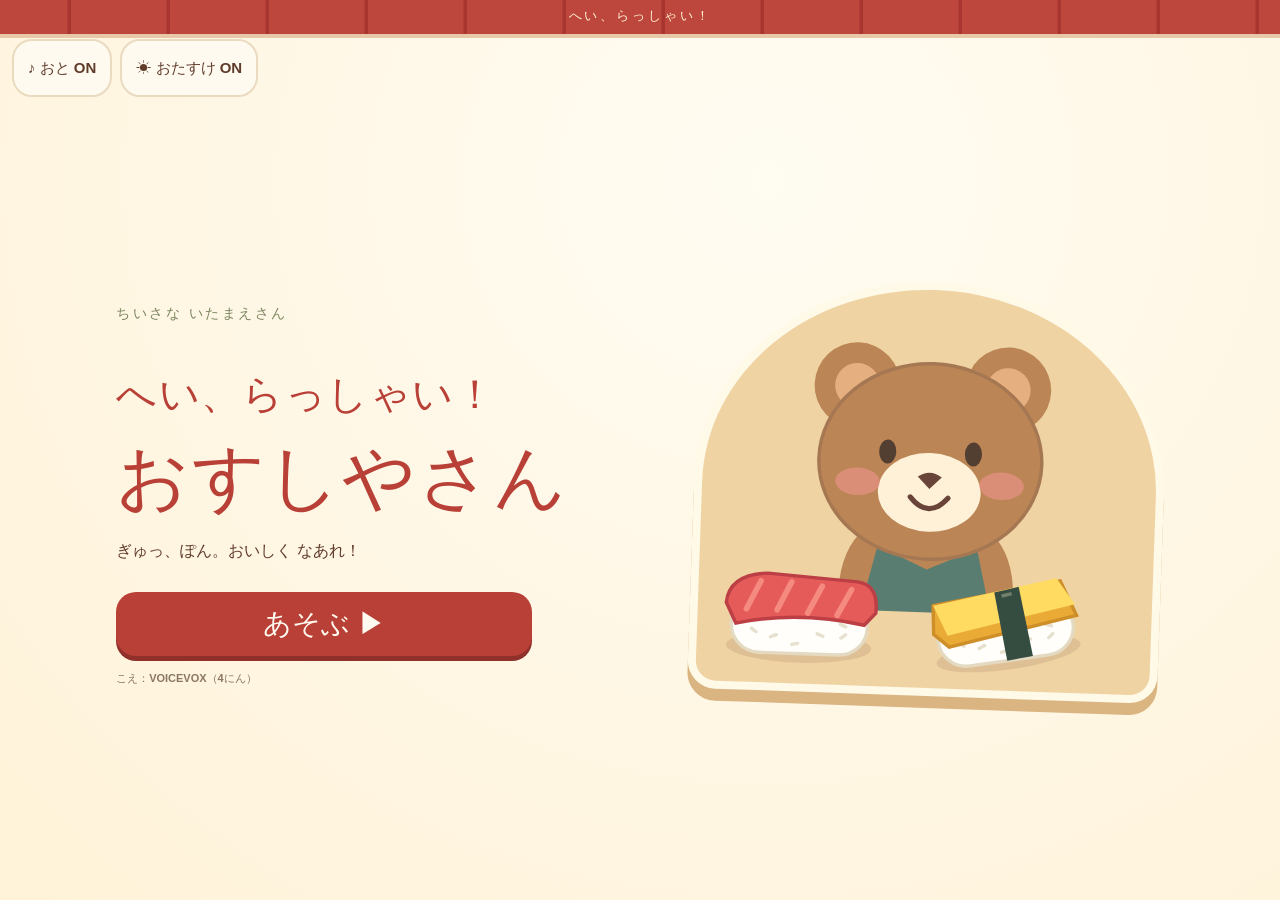
<file: index.html>
<!doctype html>
<html lang="ja">
<head>
<meta charset="utf-8">
<meta name="viewport" content="width=device-width, initial-scale=1, viewport-fit=cover">
<meta name="theme-color" content="#ba443c">
<title>へい、らっしゃい！おすしやさん</title>
<link rel="canonical" href="https://ryo-ai-papa.github.io/sushi-shop/">
<meta property="og:title" content="へい、らっしゃい！おすしやさん">
<meta property="og:description" content="シャリをにぎって、好きなネタをのせて「へい、おまち！」。親子で遊べるお寿司屋さんゲームです。">
<meta property="og:type" content="website">
<meta property="og:url" content="https://ryo-ai-papa.github.io/sushi-shop/">
<meta property="og:image" content="https://ryo-ai-papa.github.io/sushi-shop/ogp-sushi-note-20261113.jpg">
<meta property="og:image:width" content="1280">
<meta property="og:image:height" content="669">
<meta property="og:image:type" content="image/jpeg">
<meta property="og:image:alt" content="「お寿司のゲームを作ってみた！」の文字と、うさぎのお客さんがいるお寿司屋さんのイラスト">
<meta name="twitter:card" content="summary_large_image">
<meta name="twitter:title" content="へい、らっしゃい！おすしやさん">
<meta name="twitter:description" content="シャリをにぎって、好きなネタをのせて「へい、おまち！」。親子で遊べるお寿司屋さんゲームです。">
<meta name="twitter:image" content="https://ryo-ai-papa.github.io/sushi-shop/ogp-sushi-note-20261113.jpg">
<meta name="twitter:image:alt" content="「お寿司のゲームを作ってみた！」の文字と、うさぎのお客さんがいるお寿司屋さんのイラスト">
<link rel="stylesheet" href="./style.css">
<script src="./game.js" defer></script>
</head>
<body>
<main id="app">
<div class="awning" aria-hidden="true"><span>へい、らっしゃい！</span></div>
<header class="toolbar">
<button id="back" aria-label="タイトルにもどる">↶ <span>もどる</span></button>
<div id="progress" aria-label="3人中0人にお届け"></div>
<button id="sound" aria-pressed="true">♪ <span>おと ON</span></button>
<button id="help" aria-pressed="true">☀ <span>おたすけ ON</span></button>
</header>
<section id="title" class="screen title-screen">
<div class="title-copy"><p class="eyebrow">ちいさな いたまえさん</p><h1><span>へい、らっしゃい！</span><br>おすしやさん</h1><p>ぎゅっ、ぽん。おいしく なあれ！</p><button id="play" class="primary">あそぶ <b>▶</b></button><p class="voice-credit"><a href="./クレジット.html">こえ：VOICEVOX（4にん）</a></p></div>
<div id="titleArt" class="title-art" aria-hidden="true"></div>
</section>
<section id="game" class="screen game-screen" hidden>
<div class="customer-area"><div id="customer" role="img"></div><button id="order" aria-label="注文をもう一度きく"><span id="orderArt"></span><span id="orderText"></span><small>♪ もういちど</small></button><div class="shop-sign" aria-hidden="true">こころをこめて<br><b>にぎにぎ</b></div></div>
<div class="counter"><p id="hint" role="status" aria-live="polite"></p><div class="worktop"><button id="rice" aria-label="ごはんをにぎる"><span id="riceArt"></span><span>ぎゅっ！</span></button><div id="plate" role="img" aria-label="空のお皿"><div id="sushi"></div></div><button id="serve" class="primary" hidden>へい、おまち！<span> ↑ </span></button></div></div>
<div id="ingredients" aria-label="おすしのネタ"></div>
</section>
<section id="reward" class="screen reward-screen" hidden><div class="sticker"><div id="stickerArt"></div><strong>ありがとう</strong><span>おすしの めいじん！</span></div><div><h2>みんな にっこり！</h2><p>おいしい おすしを ありがとう</p><button id="more" class="primary">もっとあそぶ ▶</button><button id="finish">おしまい</button></div></section>

</main>
</body></html>
</file>
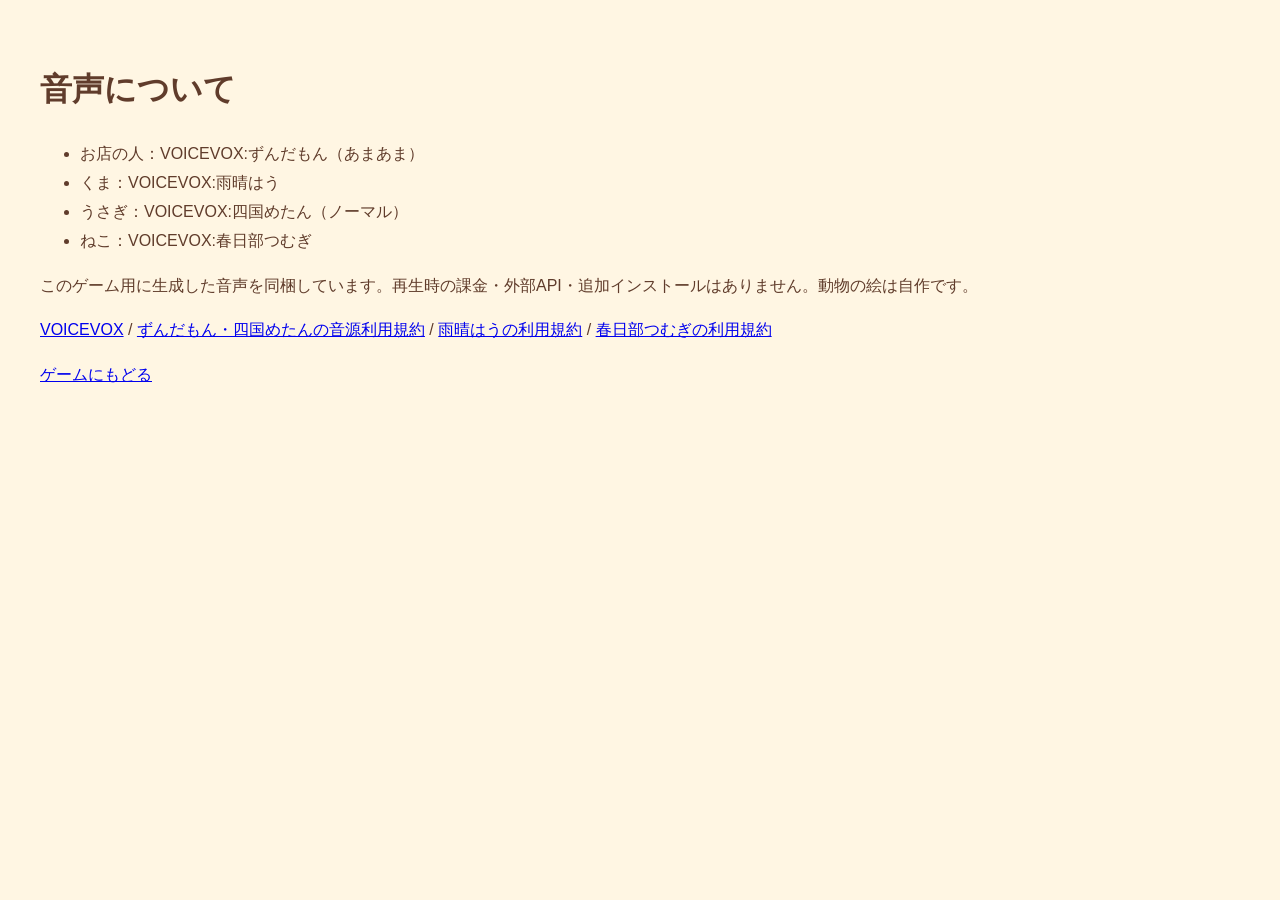
<file: クレジット.html>
<!doctype html><html lang="ja"><meta charset="utf-8"><meta name="viewport" content="width=device-width,initial-scale=1"><title>音声について</title><body style="font-family:sans-serif;background:#fff6e3;color:#603c2b;padding:2rem;line-height:1.8"><h1>音声について</h1><ul><li>お店の人：VOICEVOX:ずんだもん（あまあま）</li><li>くま：VOICEVOX:雨晴はう</li><li>うさぎ：VOICEVOX:四国めたん（ノーマル）</li><li>ねこ：VOICEVOX:春日部つむぎ</li></ul><p>このゲーム用に生成した音声を同梱しています。再生時の課金・外部API・追加インストールはありません。動物の絵は自作です。</p><p><a href="https://voicevox.hiroshiba.jp/">VOICEVOX</a> / <a href="https://zunko.jp/con_ongen_kiyaku.html">ずんだもん・四国めたんの音源利用規約</a> / <a href="https://amehau.com/rules/amehare-hau-rule">雨晴はうの利用規約</a> / <a href="https://tsumugi-official.studio.site/rule">春日部つむぎの利用規約</a></p><p><a href="./index.html">ゲームにもどる</a></p></body></html>
</file>
<file: style.css>
:root{font-family:ui-rounded,"Hiragino Maru Gothic ProN","Yu Gothic",Meiryo,sans-serif;color:#603c2b;background:#fff6e3;font-synthesis:none;--red:#b94037;--green:#40765c}*{box-sizing:border-box}body{margin:0}button{font:inherit;font-weight:800;color:inherit;border:0;cursor:pointer;touch-action:manipulation;-webkit-tap-highlight-color:transparent;min-height:64px;border-radius:20px;background:#fffaf0;transition:transform .15s,box-shadow .2s}button:active{transform:scale(.96)}button:focus-visible{outline:4px solid #236b95;outline-offset:2px}button:disabled{cursor:default}button[hidden],[hidden]{display:none!important}#app{height:100vh;height:100dvh;min-height:320px;max-width:1400px;margin:auto;position:relative;overflow:hidden;padding:env(safe-area-inset-top) max(12px,env(safe-area-inset-right)) env(safe-area-inset-bottom) max(12px,env(safe-area-inset-left));display:flex;flex-direction:column;background:radial-gradient(ellipse at 60% 20%,#fffcf2,#fff2d8)}.awning{height:34px;flex-shrink:0;margin:0 -40px;background:repeating-linear-gradient(90deg,#bd463d 0 95px,#a83530 96px 99px);border-radius:0 0 16px 16px;text-align:center;color:#fff3d5;letter-spacing:.22em;font-size:13px;padding:7px;box-shadow:0 4px 0 #e7c8a8}.toolbar{display:flex;align-items:center;gap:8px;height:68px;flex-shrink:0;z-index:5}.toolbar button{min-width:64px;padding:6px 14px;min-height:58px;font-size:15px;background:#fffaf0;border:2px solid #eadac0}.toolbar button[aria-pressed=false]{color:#8c8478;background:#ece5d8}#progress{display:flex;gap:8px;margin-right:auto;padding-left:14px}.dot{width:22px;height:22px;border-radius:50%;border:2px solid #bd9c73;background:#f3e5cc}.dot.done{background:#e7a946;border-color:#d0912b}.dot.done:after{content:'✓';display:block;text-align:center;color:white;line-height:18px;font-weight:bold}.screen{flex:1;min-height:0}.title-screen{display:flex;align-items:center;justify-content:center;gap:5%;padding:10px 4% 35px}.title-copy{z-index:1;min-width:45%}.eyebrow{font-size:14px;letter-spacing:.18em;color:#7b8560}h1{font-size:clamp(30px,5.8vw,72px);line-height:1.3;margin:12px 0;color:var(--red);letter-spacing:.02em}h1 span{font-size:.55em}p{font-weight:700}.primary{background:var(--red);color:#fffaf0;box-shadow:0 5px 0 #8f302b;padding:12px 25px;font-size:23px}.title-copy .primary{width:80%;margin-top:14px;font-size:28px}.title-art{width:42%;max-width:470px;position:relative;background:#efd3a3;border:8px solid #fff9e8;border-radius:50% 50% 28px 28px;box-shadow:0 12px 0 #dab481;transform:rotate(2deg)}.title-art .animal{width:68%;display:block;margin:auto}.title-art .sushi-art{width:45%;margin-top:-15%;position:relative}.title-art .sushi-art:last-child{transform:rotate(-10deg)}.game-screen{display:grid;grid-template-rows:minmax(90px,1fr) minmax(112px,1fr) minmax(90px,.85fr);gap:6px}.customer-area{display:flex;align-items:center;justify-content:center;gap:24px;min-height:0}.animal{height:100%;width:100%;overflow:visible}#customer{height:100%;width:180px;max-height:190px;align-self:end}#order{position:relative;border:3px solid #dfc5a3;display:grid;grid-template-columns:1fr;align-content:center;justify-items:center;width:200px;height:100%;max-height:180px;padding:3px 12px;border-radius:25px;box-shadow:0 4px 0 #ead7b8}#order:before{content:'';position:absolute;left:-15px;top:45%;width:23px;height:23px;background:#fffaf0;border-left:3px solid #dfc5a3;border-bottom:3px solid #dfc5a3;transform:rotate(45deg)}#orderArt{display:block;height:65%;min-height:42px;width:125px}#orderArt svg{height:100%;width:100%}#orderText{font-size:16px}#order small{font-size:11px;color:#88755f}.shop-sign{font-size:15px;line-height:1.9;text-align:center;color:#97754c;border:2px solid #ddc9a4;border-radius:50%;padding:15px;transform:rotate(5deg)}.shop-sign b{font-size:21px}.counter{border-radius:24px 24px 8px 8px;background:repeating-linear-gradient(0deg,#edc58f 0 35px,#e8bc83 36px 38px);box-shadow:inset 0 5px #f9dbac;position:relative;padding:5px 15px}#hint{text-align:center;margin:0;font-size:17px;height:24px}.worktop{height:calc(100% - 24px);display:flex;align-items:center;justify-content:center;gap:25px}#rice{width:120px;height:100%;max-height:120px;background:#fff2d8;border:2px solid #c79860;padding:2px 8px;display:flex;align-items:center;justify-content:center;flex-direction:column;font-size:16px}#riceArt{display:block;height:65%;width:100%}#rice svg{width:100%;height:100%}#rice:disabled{opacity:.48}#plate{height:90%;max-height:140px;width:220px;border-radius:50%;background:#edf5ed;border:8px solid #6a9181;box-shadow:0 5px 0 #b38b59,inset 0 0 0 5px #d5e6db;display:grid;place-items:center}#sushi{width:90%;height:120%;margin-top:-15px;z-index:2}#sushi svg{height:100%;width:100%}#serve{width:190px;font-size:21px;min-height:64px}#serve span{display:block;font-size:20px}#ingredients{display:grid;grid-template-columns:repeat(6,minmax(0,1fr));gap:10px;padding:2px 8px 9px;background:#a8764d;border-radius:12px 12px 0 0} .ingredient{min-width:0;min-height:64px;display:flex;flex-direction:column;align-items:center;justify-content:center;padding:2px;border:3px solid #f5e8cd;border-radius:15px;background:#fff9ed;box-shadow:0 3px #704d36}.ingredient svg{width:100%;height:calc(100% - 24px);min-height:30px;max-height:90px}.ingredient span{font-size:17px;line-height:22px}.ingredient.selected{border-color:#40765c;background:#eaf5dc}.ingredient:disabled{opacity:.67}.guided{animation:glow 2.2s ease-in-out infinite}.squeeze{animation:squeeze .4s ease}.pop{animation:pop .25s ease}.deliver{animation:deliver .65s ease-in forwards}.happy .cheek-hand{opacity:1}.happy .ear{animation:ear .4s ease-in-out 2;transform-origin:center 75%}.happy .normal-eyes{display:none}.happy .smile-eyes{display:block}.smile-eyes{display:none}.cheek-hand{opacity:0}.happy{animation:bob .4s ease-in-out 2}.reward-screen{display:flex;gap:8%;align-items:center;justify-content:center;padding:16px}.sticker{width:245px;height:245px;border-radius:50%;border:9px dashed #eab453;background:#fff2bd;box-shadow:0 0 0 8px #ffdf82,0 10px 0 8px #e9c994;display:flex;flex-direction:column;align-items:center;justify-content:center;transform:rotate(-7deg)}#stickerArt{height:120px;width:160px}.sticker strong{color:var(--red);font-size:30px}.sticker span{font-size:14px;margin-top:8px}.reward-screen h2{font-size:30px}.reward-screen button{display:block;width:100%;margin:18px 0}.reward-screen #finish{border:2px solid #ddc8a5}.rotate{display:none}@keyframes glow{50%{box-shadow:0 0 0 5px #efc764,0 0 22px #ffdd77}}@keyframes squeeze{50%{transform:scale(1.15,.72)}}@keyframes pop{50%{transform:translateY(-8px) scale(1.06)}}@keyframes deliver{to{transform:translateY(-150px) scale(.3);opacity:0}}@keyframes bob{50%{transform:translateY(-6px)}}@keyframes ear{50%{transform:rotate(8deg)}}@media(max-height:470px) and (orientation:landscape){.awning{height:23px;font-size:10px;padding:4px}.toolbar{height:64px}.toolbar button{min-height:60px;padding:3px 12px}.game-screen{grid-template-rows:minmax(72px,1fr) 100px 82px;gap:3px}#customer{width:120px}#order{width:175px}#orderText{font-size:13px}#order small{font-size:10px}#orderArt{min-height:28px;width:100px}#hint{font-size:14px;height:20px}.worktop{height:calc(100% - 20px);gap:22px}#rice{width:100px;min-height:64px;font-size:13px}#plate{width:175px;border-width:6px}#serve{font-size:18px;padding:7px 15px}#serve span{display:inline}.ingredient span{font-size:14px}.shop-sign{font-size:11px;padding:5px 14px}.shop-sign b{font-size:16px}.title-screen{padding:0 5% 15px}.title-art{width:32%}.title-copy p{margin:5px 0;font-size:13px}h1{font-size:43px;margin:5px 0}.title-copy .primary{margin-top:9px;min-height:64px;font-size:23px}.sticker{height:190px;width:190px}#stickerArt{height:85px}.sticker strong{font-size:24px}.reward-screen h2{font-size:24px}.reward-screen button{margin:12px 0}}@media(max-width:580px){.shop-sign{display:none}#ingredients{gap:5px;padding:3px;grid-template-columns:repeat(3,minmax(0,1fr))}.game-screen{grid-template-rows:minmax(65px,1fr) 100px 138px}.ingredient{flex-direction:row}.ingredient svg{width:60%;height:60px}.ingredient span{font-size:13px}.worktop{gap:8px}#plate{width:135px}#serve{width:140px;font-size:16px}.toolbar{gap:4px}.toolbar button{padding:4px 7px;font-size:12px}#progress{gap:4px;padding:0}.dot{width:16px;height:16px}.dot.done:after{font-size:12px;line-height:12px}}@media(prefers-reduced-motion:reduce){*,*:before{animation-duration:.01ms!important;animation-iteration-count:1!important;transition:none!important}.guided{outline:4px solid #edc565}}
:root{color-scheme:light}
@media(max-height:360px) and (orientation:landscape){.awning{display:none}.game-screen{grid-template-rows:64px minmax(88px,1fr) 70px;gap:3px}.counter{padding:2px 10px}#hint{height:18px;font-size:13px}.worktop{height:calc(100% - 18px)}#orderArt{min-height:24px}#order small{display:none}.title-copy .eyebrow{display:none}.title-art{width:27%}.sticker{width:160px;height:160px}#stickerArt{height:65px}.sticker strong{font-size:21px}.reward-screen h2{margin:4px 0}.reward-screen p{margin:6px 0}.reward-screen button{margin:8px 0}}

.voice-credit a{font-size:11px;color:#8b7661;text-decoration:none}.voice-credit{margin:12px 0 0!important}
.topping-layer.placing{animation:place-topping .32s ease-out;transform-box:fill-box;transform-origin:center}
@keyframes place-topping{from{transform:translateY(-26px) scale(.92);opacity:.35}to{transform:translateY(0) scale(1);opacity:1}}
@media(prefers-reduced-motion:reduce){.topping-layer.placing{animation:none}}
#plate{position:relative}
#sushi{position:absolute;left:5%;top:-30%;width:90%;height:140%;margin:0}
#order{grid-template-rows:minmax(0,1fr) auto auto}
#orderArt{height:100%;width:140px;min-height:0}
@media(orientation:landscape) and (min-width:480px) and (max-width:580px){
#ingredients{grid-template-columns:repeat(6,minmax(0,1fr));gap:5px;padding:3px}
.ingredient{flex-direction:column}
.ingredient svg{width:100%;height:calc(100% - 22px)}
.ingredient span{font-size:12px;line-height:20px}
}

#riceArt{height:75%;width:100%}#rice svg{overflow:visible}#rice:disabled{opacity:.8}

/* Portrait: the same game, with a stable two-row worktop and 3 x 2 toppings. */
@media(orientation:portrait){
#app{min-height:480px;padding-left:max(8px,env(safe-area-inset-left));padding-right:max(8px,env(safe-area-inset-right))}
.awning{height:26px;padding:4px;font-size:11px}
.toolbar{height:76px;gap:4px;position:relative;padding-bottom:10px}
.toolbar button{min-height:64px;padding:4px 7px;font-size:12px}
#progress{position:absolute;bottom:0;left:50%;transform:translateX(-50%);padding:0;gap:6px}
.dot{width:12px;height:12px}.dot.done:after{font-size:9px;line-height:8px}
#sound{margin-left:auto}
.game-screen{grid-template-rows:minmax(105px,1fr) minmax(174px,.95fr) minmax(154px,.9fr);gap:7px;padding-top:7px;padding-bottom:5px}
.customer-area{gap:14px}.shop-sign{display:none}#customer{width:34%;max-height:185px}#order{width:57%;max-height:180px;padding:3px 8px}#orderArt{width:125px}#orderText{font-size:14px}
.counter{padding:6px 10px}#hint{height:24px;font-size:16px}
.worktop{height:calc(100% - 24px);display:grid;grid-template-columns:90px minmax(0,190px);grid-template-rows:minmax(64px,1fr) 64px;gap:6px 14px;justify-content:center;align-items:center}
#rice{width:90px;height:100%;max-height:105px;min-height:64px;font-size:14px;grid-column:1;grid-row:1}
#plate{width:100%;height:85%;max-height:115px;min-height:62px;grid-column:2;grid-row:1;border-width:6px}
#serve{grid-column:1 / -1;grid-row:2;justify-self:center;width:min(100%,270px);min-height:64px;font-size:20px;padding:8px 15px}#serve span{display:inline}
#ingredients{grid-template-columns:repeat(3,minmax(0,1fr));grid-template-rows:repeat(2,minmax(64px,1fr));gap:6px;padding:5px 5px 7px;border-radius:14px}
.ingredient{flex-direction:column;min-height:64px;border-radius:13px;padding:1px}.ingredient svg{width:100%;height:calc(100% - 22px);min-height:30px;max-height:80px}.ingredient span{font-size:14px;line-height:22px}
.title-screen{flex-direction:column-reverse;gap:14px;padding:12px 8px 24px;text-align:center}.title-art{width:55%;max-width:230px;max-height:38%;flex-shrink:1}.title-copy{min-width:0;width:100%}.title-copy .eyebrow{margin:5px;font-size:12px}h1{font-size:clamp(28px,8vw,48px);margin:5px 0}.title-copy p{font-size:13px;margin:7px 0}.title-copy .primary{width:85%;max-width:320px;margin-top:8px;min-height:70px;font-size:26px}
.reward-screen{flex-direction:column;gap:18px;padding:18px 10px;text-align:center}.sticker{width:185px;height:185px;flex-shrink:0}#stickerArt{height:80px}.sticker strong{font-size:25px}.reward-screen h2{font-size:24px;margin:8px 0}.reward-screen p{font-size:14px;margin:8px 0}.reward-screen button{min-height:64px;margin:12px 0}
}
@media(orientation:portrait) and (max-height:600px){
.awning{display:none}.toolbar{height:74px}.game-screen{grid-template-rows:minmax(80px,1fr) 170px 145px;gap:4px;padding-top:4px}.title-art{width:38%;max-height:30%}.title-screen{gap:5px;padding:5px 4px 12px}.title-copy .eyebrow{display:none}.reward-screen{gap:6px;padding:8px}.sticker{width:140px;height:140px}#stickerArt{height:52px}.sticker strong{font-size:21px}.sticker span{font-size:11px}.reward-screen button{margin:8px 0}
}
</file>
